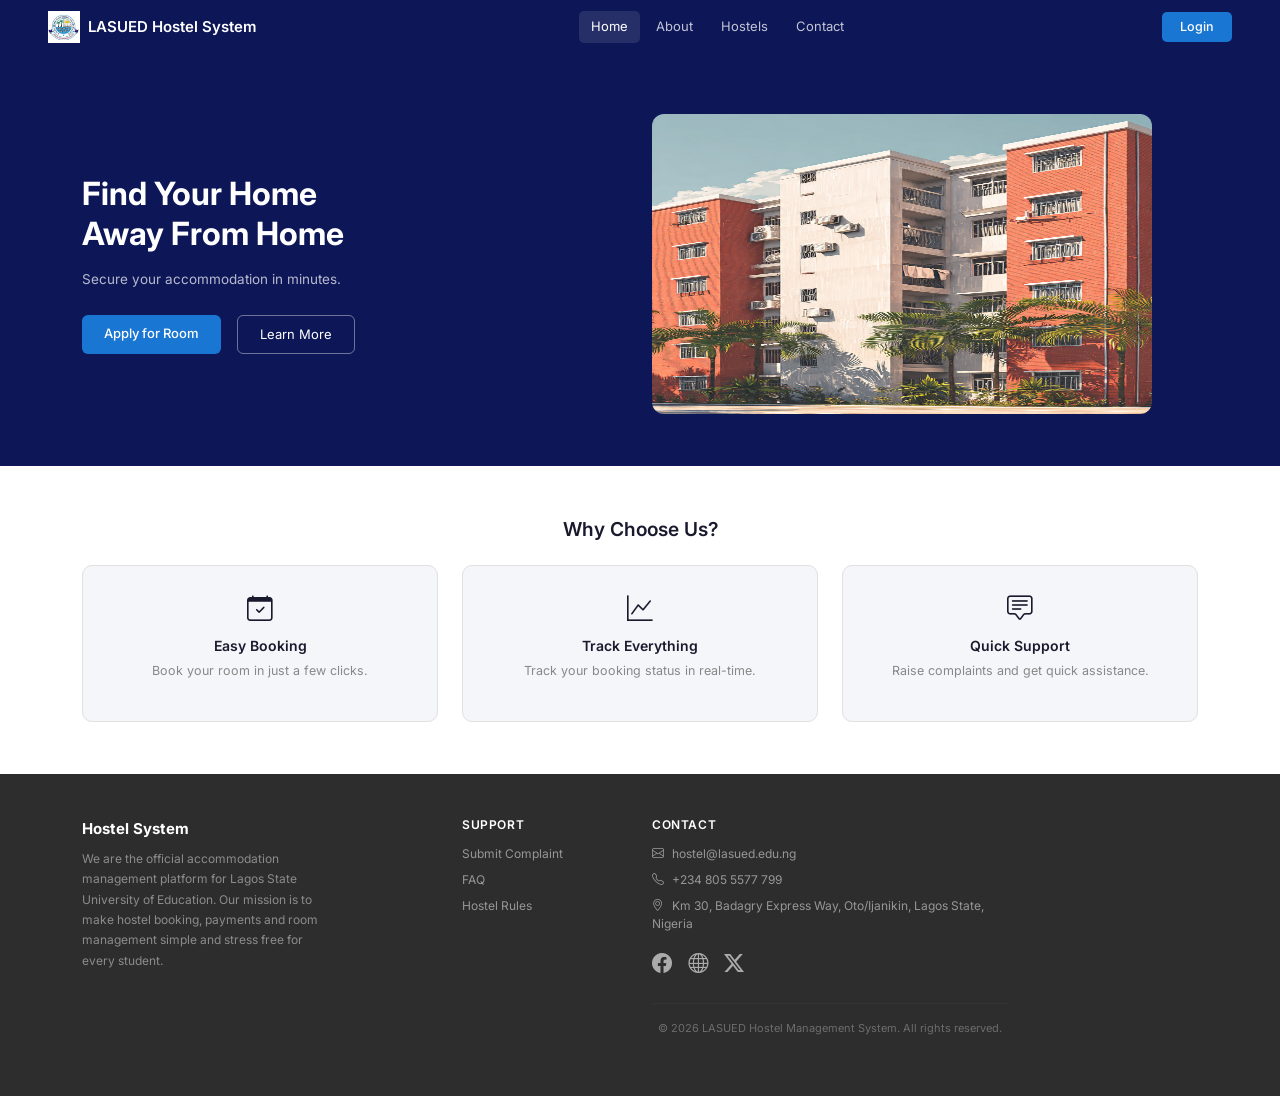
<file: Hostel/index.html>
<!DOCTYPE html>
<html lang="en">
<head>
  <meta charset="UTF-8" />
  <meta name="viewport" content="width=device-width, initial-scale=1.0" />

  <title>Home - Lagos State University of Education Hostel</title>
  <link rel="icon" type="image/png" href="images/logo.jpg" />
  <link href="https://cdn.jsdelivr.net/npm/bootstrap@5.3.3/dist/css/bootstrap.min.css" rel="stylesheet" />
  
  <link href="https://cdn.jsdelivr.net/npm/bootstrap-icons@1.11.3/font/bootstrap-icons.min.css" rel="stylesheet" />
  
  <link href="css/style.css" rel="stylesheet" />
</head>

<body>

  <!--
       NAVBAR
       Do NOT change this. Same on every public page.
       Only change the "active" class to match your page.
-->
  <nav class="navbar navbar-expand-lg pub-navbar">
    <div class="container-fluid px-4">

      <!-- Brand -->
      <a class="navbar-brand pub-brand" href="index.html">
        <div class="pub-auth-icon">
         <img src="images/logo.jpg" alt="School Logo" style="width:32px; height:32px; object-fit:contain;" />
        </div>
        <span>LASUED Hostel System</span>
      </a>

      <!-- Mobile toggle -->
      <button class="navbar-toggler" type="button"
        data-bs-toggle="collapse" data-bs-target="#pubNav">
        <i class="bi bi-list"></i>
      </button>
      <!-- Links -->
      <div class="collapse navbar-collapse" id="pubNav">
        <ul class="navbar-nav mx-auto gap-1">
          <li class="nav-item">
            <a class="nav-link" href="index.html">Home</a>
          </li>
          <li class="nav-item">
            <a class="nav-link" href="#about">About</a>
          </li>
          <li class="nav-item">
            <a class="nav-link" href="login.html">Hostels</a>
          </li>
          <li class="nav-item">
            <a class="nav-link" href="#contact">Contact</a>
          </li>
        </ul>
        <a href="login.html" class="btn pub-btn-login">Login</a>
      </div>

    </div>
  </nav>
  <!-- END NAVBAR -->


  <main>

    <!-- EXAMPLE: Hero Section (Home page uses this) -->
    <section class="pub-hero">
      <div class="container">
        <div class="row align-items-center">
          <div class="col-lg-6">
            <h1 class="pub-hero-title">Find Your Home<br>Away From Home</h1>
            <p class="pub-hero-desc">Secure your accommodation in minutes.</p>
            <div class="d-flex gap-3 mt-4">
              <a href="login.html" class="btn pub-btn-primary">Apply for Room</a>
              <a href="#" class="btn pub-btn-outline">Learn More</a>
            </div>
          </div>
          <div class="col-lg-6 text-center mt-4 mt-lg-0">
            
            <img src="images/hostelbuilding.jpeg" alt="Hostel Building" style="width:100%; max-width:500px; max-height:300px; object-fit:fill; border-radius:12px;" />
          </div>
        </div>
      </div>
    </section>

    <!-- EXAMPLE: Why Choose Us Section -->
    <section class="pub-features">
      <div class="container">
        <h2 class="pub-section-title text-center mb-4">Why Choose Us?</h2>
        <div class="row g-4 justify-content-center">
          <div class="col-md-4 text-center">
            <div class="pub-feature-card">
              <div class="pub-feat-icon">
                <i class="bi bi-calendar-check"></i>
              </div>
              <h5>Easy Booking</h5>
              <p>Book your room in just a few clicks.</p>
            </div>
          </div>
          <div class="col-md-4 text-center">
            <div class="pub-feature-card">
              <div class="pub-feat-icon"><i class="bi bi-graph-up"></i></div>
              <h5>Track Everything</h5>
              <p>Track your booking status in real-time.</p>
            </div>
          </div>
          <div class="col-md-4 text-center">
            <div class="pub-feature-card">
              <div class="pub-feat-icon"><i class="bi bi-chat-square-text"></i></div>
              <h5>Quick Support</h5>
              <p>Raise complaints and get quick assistance.</p>
            </div>
          </div>
        </div>
      </div>
    </section>

  </main>

  <!-- END PAGE CONTENT -->


  <!-- =
       FOOTER
       Do NOT change this. Same on every public page.
-->
  <footer class="pub-footer">
    <div class="container">
      <div class="row g-4 mb-4">
        <div class="col-lg-4">
         <div id="about">
          <div class="pub-footer-brand">Hostel System</div>
          <p class="pub-footer-desc">We are the official accommodation management platform for Lagos State University of Education. Our mission is to make hostel booking, payments and room management simple and stress free for every student.</p>
          </div>
        </div>
        <!--
        <div class="col-sm-4 col-lg-2">
          <h6 class="pub-footer-heading">Students</h6>
          <ul class="pub-footer-links">
            <li><a href="register.html">Register</a></li>
            <li><a href="rooms.html">View Rooms</a></li>
            <li><a href="book-room.html">Book a Room</a></li>
            <li><a href="student-dashboard.html">My Dashboard</a></li>
          </ul>
        </div>
      -->
        <div class="col-sm-4 col-lg-2">
          <h6 class="pub-footer-heading">Support</h6>
          <ul class="pub-footer-links">
            <li><a href="#">Submit Complaint</a></li>
            <li><a href="#">FAQ</a></li>
            <li><a href="#">Hostel Rules</a></li>
          </ul>
        </div>
        <div class="col-sm-4 col-lg-4">
         <div id="contact">
          <h6 class="pub-footer-heading">Contact</h6>
          <ul class="pub-footer-links">
            <li><i class="bi bi-envelope me-2"></i>hostel@lasued.edu.ng</li>
            <li><i class="bi bi-telephone me-2"></i>+234 805 5577 799</li>
            <li><i class="bi bi-geo-alt me-2"></i>Km 30, Badagry Express Way, Oto/Ijanikin, Lagos State, Nigeria</li>
          </ul>
          <div style="display:flex; gap:16px; margin-top:12px;">
           <a href="https://www.facebook.com/lasuedofficial" target="_blank" style="color:rgba(255,255,255,0.6); font-size:20px;"><i class="bi bi-facebook"></i></a>
           <a href="https://lasued.edu.ng/web/#" target="_blank" style="color:rgba(255,255,255,0.6); font-size:20px;"><i class="bi bi-globe"></i></a>
           <a href="https://x.com/lasued_official" target="_blank" style="color:rgba(255,255,255,0.6); font-size:20px;"><i class="bi bi-twitter-x"></i></a
          </div>
          </div>
       </div>
      <hr class="pub-footer-divider" />
      <p class="pub-footer-copy text-center">
        &copy; 2026 LASUED Hostel Management System. All rights reserved.
      </p>
     </div>
  </footer>
  <!-- END FOOTER -->


  <script src="https://cdn.jsdelivr.net/npm/bootstrap@5.3.3/dist/js/bootstrap.bundle.min.js"></script>
  <script src="js/main.js"></script>
</body>
</html>
</file>
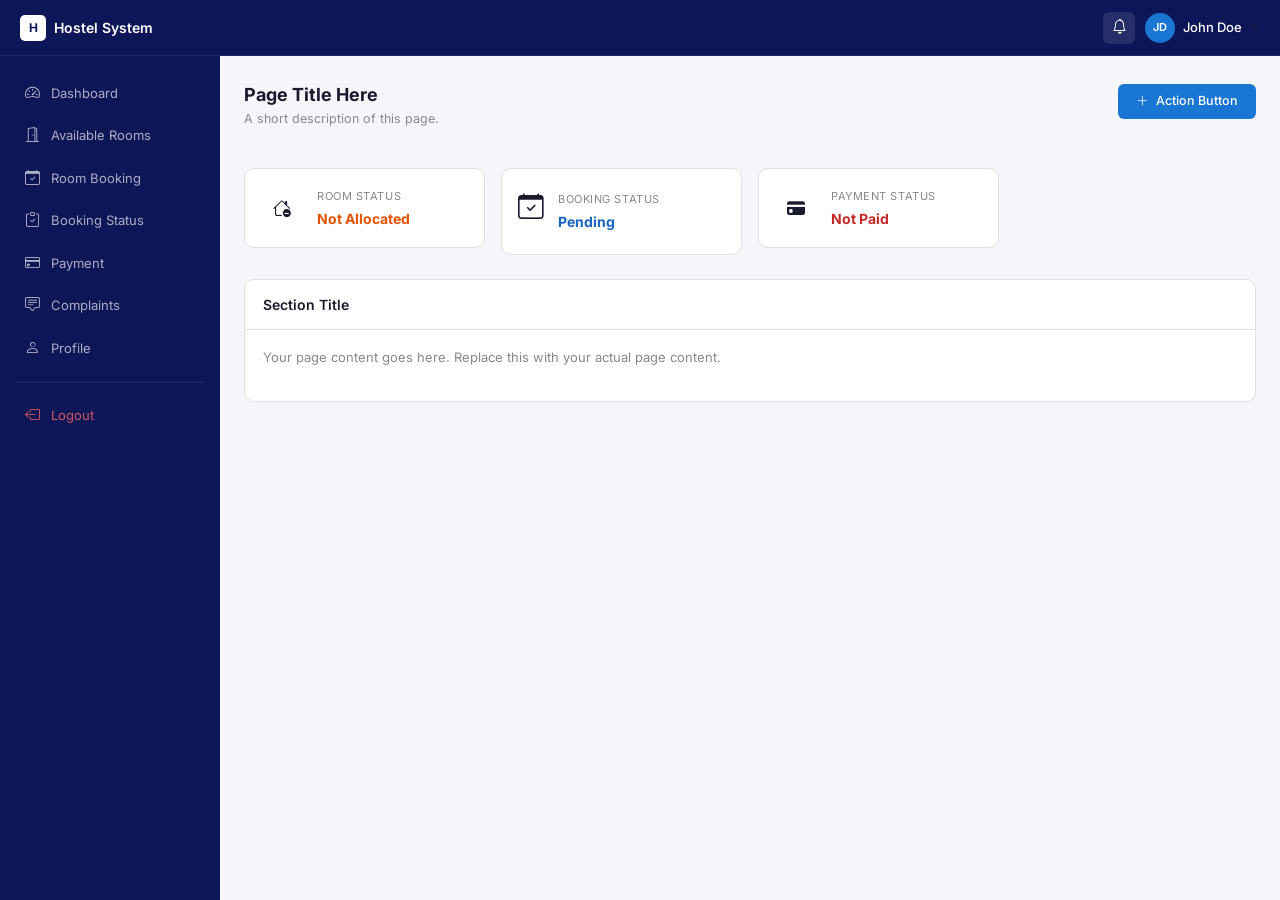
<file: Hostel/base-dashboard.html>
<!DOCTYPE html>
<html lang="en">
<head>
  <meta charset="UTF-8" />
  <meta name="viewport" content="width=device-width, initial-scale=1.0" />

  <!-- CHANGE THIS: Update the title for each page -->
  <title>Page Title Here</title>

  <!-- Bootstrap 5 CSS -->
  <link href="https://cdn.jsdelivr.net/npm/bootstrap@5.3.3/dist/css/bootstrap.min.css" rel="stylesheet" />
  <!-- Bootstrap Icons -->
  <link href="https://cdn.jsdelivr.net/npm/bootstrap-icons@1.11.3/font/bootstrap-icons.min.css" rel="stylesheet" />
  <!-- Shared Stylesheet -->
  <link href="css/style.css" rel="stylesheet" />
</head>

<body class="dash-body">

  <!-- 
       TOP BAR
       Do NOT change this. Same on every dashboard page.
  -->
  <header class="dash-topbar">
    <div class="dash-topbar-left">
      <!-- Brand -->
      <a href="student-dashboard.html" class="dash-brand">
        <div class="dash-brand-icon">H</div>
        <span>Hostel System</span>
      </a>
    </div>
    <div class="dash-topbar-right">
      <!-- Notification Bell -->
      <button class="dash-icon-btn">
        <i class="bi bi-bell"></i>
      </button>
      <!-- User Profile -->
      <div class="dash-user">
        <div class="dash-avatar">JD</div>
        <span class="dash-username">John Doe</span>
        <i class="bi bi-chevron-down" style="font-size:10px;"></i>
      </div>
    </div>
  </header>
  <!-- END TOP BAR -->


  <!-- =============================================
       LAYOUT WRAPPER
       Sidebar on left, content on right. Do NOT change.
  ============================================= -->
  <div class="dash-layout">

    <!-- 
         SIDEBAR
         Do NOT change this. Same on every dashboard page.
         Only change the "active" class to match your page.
    -->
    <aside class="dash-sidebar">
      <nav class="dash-nav">

        <!--  Add "active" class to the link that matches YOUR page -->
        <a href="student-dashboard.html" class="dash-nav-link active">
          <i class="bi bi-speedometer2"></i>
          <span>Dashboard</span>
        </a>
        <a href="rooms.html" class="dash-nav-link">
          <i class="bi bi-door-open"></i>
          <span>Available Rooms</span>
        </a>
        <a href="book-room.html" class="dash-nav-link">
          <i class="bi bi-calendar-check"></i>
          <span>Room Booking</span>
        </a>
        <a href="booking-status.html" class="dash-nav-link">
          <i class="bi bi-clipboard-check"></i>
          <span>Booking Status</span>
        </a>
        <a href="payment.html" class="dash-nav-link">
          <i class="bi bi-credit-card"></i>
          <span>Payment</span>
        </a>
        <a href="complaints.html" class="dash-nav-link">
          <i class="bi bi-chat-square-text"></i>
          <span>Complaints</span>
        </a>
        <a href="profile.html" class="dash-nav-link">
          <i class="bi bi-person"></i>
          <span>Profile</span>
        </a>

        <div class="dash-nav-divider"></div>

        <a href="login.html" class="dash-nav-link dash-logout">
          <i class="bi bi-box-arrow-left"></i>
          <span>Logout</span>
        </a>

      </nav>
    </aside>
    <!-- END SIDEBAR -->


    <!-- 
         MAIN CONTENT
         DELETE everything inside <main> and replace
         with YOUR page content. Keep the <main> tag.
   -->
    <main class="dash-main">

      <!-- EXAMPLE: Page heading (change for every page) -->
      <div class="dash-page-header">
        <div>
          <h4 class="dash-page-title">Page Title Here</h4>
          <p class="dash-page-sub">A short description of this page.</p>
        </div>
        <!-- Optional: action button on the right -->
        <button class="btn dash-btn-primary">
          <i class="bi bi-plus-lg me-1"></i> Action Button
        </button>
      </div>

      <!-- EXAMPLE: Stat Cards Row (use on dashboard) -->
      <div class="row g-3 mb-4">
        <div class="col-sm-6 col-xl-3">
          <div class="dash-stat-card">
            <div class="dash-stat-icon"> <i class="bi bi-house-dash"></i> </div>
            <div>
              <div class="dash-stat-label">Room Status</div>
              <div class="dash-stat-val" style="color:#e65100;">Not Allocated</div>
            </div>
          </div>
        </div>
        <div class="col-sm-6 col-xl-3">
          <div class="dash-stat-card">
            <div class="pub-feat-icon">
              <i class="bi bi-calendar-check"></i>
            </div>
            <div>
              <div class="dash-stat-label">Booking Status</div>
              <div class="dash-stat-val" style="color:#1565c0;">Pending</div>
            </div>
          </div>
        </div>
        <div class="col-sm-6 col-xl-3">
          <div class="dash-stat-card">
            <div class="dash-stat-icon"> <i class="bi bi-credit-card-fill"></i> </div>
            <div>
              <div class="dash-stat-label">Payment Status</div>
              <div class="dash-stat-val" style="color:#c62828;">Not Paid</div>
            </div>
          </div>
        </div>
      </div>

      <!-- EXAMPLE: Content Card -->
      <div class="dash-card">
        <div class="dash-card-header">
          <span>Section Title</span>
        </div>
        <div class="dash-card-body">
          <p style="color:#888; font-size:13px;">Your page content goes here. Replace this with your actual page content.</p>
        </div>
      </div>

    </main>
    <!-- END MAIN CONTENT -->

  </div>
  <!-- END LAYOUT WRAPPER -->


  <!-- Bootstrap JS -->
  <script src="https://cdn.jsdelivr.net/npm/bootstrap@5.3.3/dist/js/bootstrap.bundle.min.js"></script>
  <script src="js/main.js"></script>
</body>
</html>
</file>
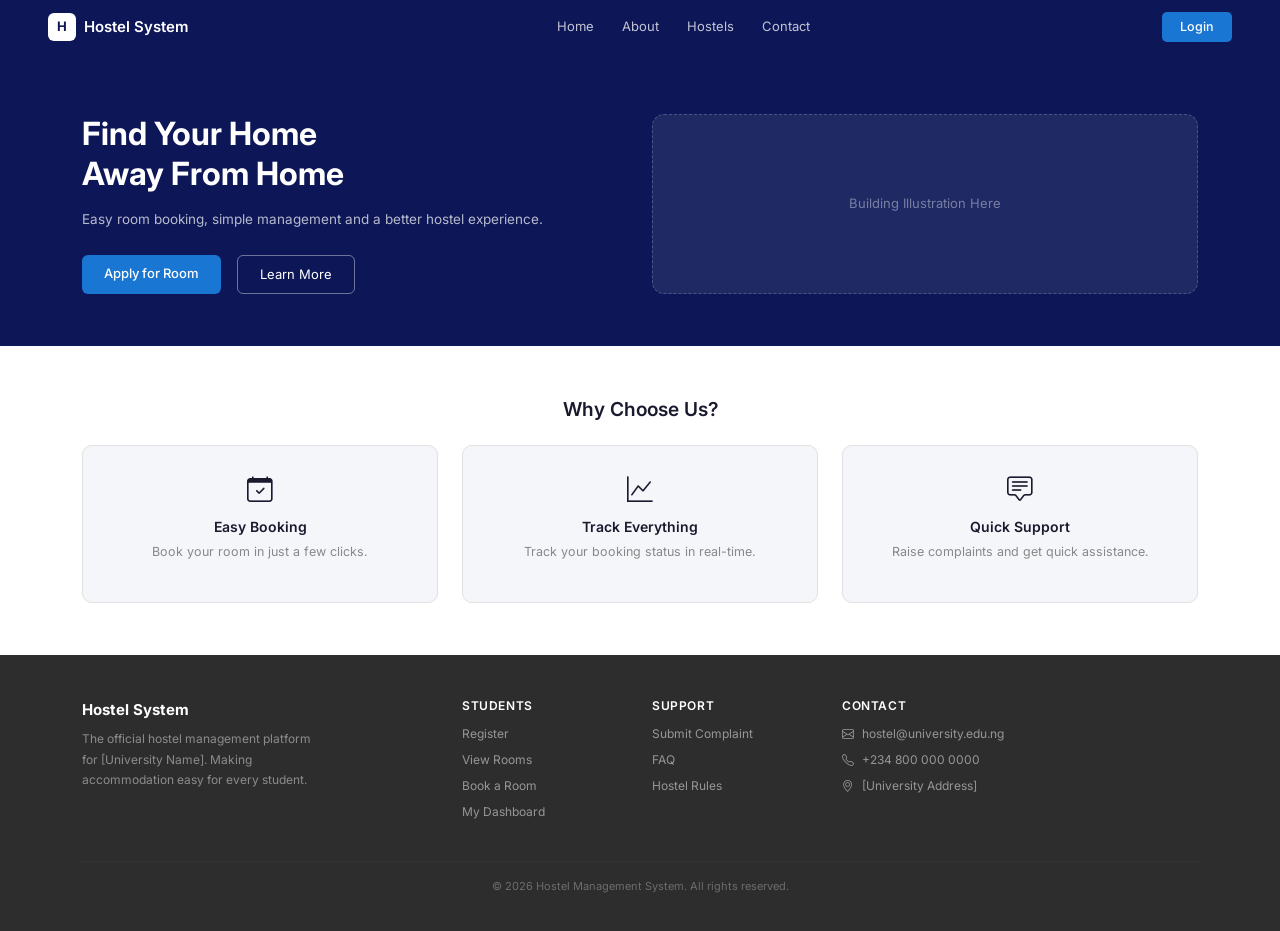
<file: Hostel/base-public.html>
<!DOCTYPE html>
<html lang="en">
<head>
  <meta charset="UTF-8" />
  <meta name="viewport" content="width=device-width, initial-scale=1.0" />

  <!-- CHANGE THIS: Update the title for each page -->
  <title>LASUED Hostel</title>

  <!-- Bootstrap 5 CSS -->
  <link href="https://cdn.jsdelivr.net/npm/bootstrap@5.3.3/dist/css/bootstrap.min.css" rel="stylesheet" />
  <!-- Bootstrap Icons -->
  <link href="https://cdn.jsdelivr.net/npm/bootstrap-icons@1.11.3/font/bootstrap-icons.min.css" rel="stylesheet" />
  <!-- Shared Stylesheet -->
  <link href="css/style.css" rel="stylesheet" />
</head>

<body>

  <!--
       NAVBAR
       Do NOT change this. Same on every public page.
       Only change the "active" class to match your page.
-->
  <nav class="navbar navbar-expand-lg pub-navbar">
    <div class="container-fluid px-4">

      <!-- Brand -->
      <a class="navbar-brand pub-brand" href="index.html">
        <div class="pub-brand-icon">H</div>
        <span>Hostel System</span>
      </a>

      <!-- Mobile toggle -->
      <button class="navbar-toggler" type="button"
        data-bs-toggle="collapse" data-bs-target="#pubNav">
        <i class="bi bi-list"></i>
      </button>

      <!-- Links -->
      <div class="collapse navbar-collapse" id="pubNav">
        <ul class="navbar-nav mx-auto gap-1">
          <li class="nav-item">
            <a class="nav-link" href="index.html">Home</a>
          </li>
          <li class="nav-item">
            <a class="nav-link" href="#">About</a>
          </li>
          <li class="nav-item">
            <a class="nav-link" href="rooms.html">Hostels</a>
          </li>
          <li class="nav-item">
            <a class="nav-link" href="#">Contact</a>
          </li>
        </ul>
        <a href="login.html" class="btn pub-btn-login">Login</a>
      </div>

    </div>
  </nav>
  <!-- END NAVBAR -->


  <!--
       PAGE CONTENT
       DELETE everything between these comments
       and replace with YOUR page content.
   -->

  <main>

    <!-- EXAMPLE: Hero Section (Home page uses this) -->
    <section class="pub-hero">
      <div class="container">
        <div class="row align-items-center">
          <div class="col-lg-6">
            <h1 class="pub-hero-title">Find Your Home<br>Away From Home</h1>
            <p class="pub-hero-desc">Easy room booking, simple management and a better hostel experience.</p>
            <div class="d-flex gap-3 mt-4">
              <a href="rooms.html" class="btn pub-btn-primary">Apply for Room</a>
              <a href="#" class="btn pub-btn-outline">Learn More</a>
            </div>
          </div>
          <div class="col-lg-6 text-center mt-4 mt-lg-0">
            <!-- Replace with an actual image -->
            <div class="pub-hero-img-placeholder">
              Building Illustration Here
            </div>
          </div>
        </div>
      </div>
    </section>

    <!-- EXAMPLE: Why Choose Us Section -->
    <section class="pub-features">
      <div class="container">
        <h2 class="pub-section-title text-center mb-4">Why Choose Us?</h2>
        <div class="row g-4 justify-content-center">
          <div class="col-md-4 text-center">
            <div class="pub-feature-card">
              <div class="pub-feat-icon">
                <i class="bi bi-calendar-check"></i>
              </div>
              <h5>Easy Booking</h5>
              <p>Book your room in just a few clicks.</p>
            </div>
          </div>
          <div class="col-md-4 text-center">
            <div class="pub-feature-card">
              <div class="pub-feat-icon"><i class="bi bi-graph-up"></i></div>
              <h5>Track Everything</h5>
              <p>Track your booking status in real-time.</p>
            </div>
          </div>
          <div class="col-md-4 text-center">
            <div class="pub-feature-card">
              <div class="pub-feat-icon"><i class="bi bi-chat-square-text"></i></div>
              <h5>Quick Support</h5>
              <p>Raise complaints and get quick assistance.</p>
            </div>
          </div>
        </div>
      </div>
    </section>

  </main>

  <!-- END PAGE CONTENT -->


  <!-- =
       FOOTER
       Do NOT change this. Same on every public page.
-->
  <footer class="pub-footer">
    <div class="container">
      <div class="row g-4 mb-4">
        <div class="col-lg-4">
          <div class="pub-footer-brand">Hostel System</div>
          <p class="pub-footer-desc">The official hostel management platform for [University Name]. Making accommodation easy for every student.</p>
        </div>
        <div class="col-sm-4 col-lg-2">
          <h6 class="pub-footer-heading">Students</h6>
          <ul class="pub-footer-links">
            <li><a href="register.html">Register</a></li>
            <li><a href="rooms.html">View Rooms</a></li>
            <li><a href="book-room.html">Book a Room</a></li>
            <li><a href="student-dashboard.html">My Dashboard</a></li>
          </ul>
        </div>
        <div class="col-sm-4 col-lg-2">
          <h6 class="pub-footer-heading">Support</h6>
          <ul class="pub-footer-links">
            <li><a href="#">Submit Complaint</a></li>
            <li><a href="#">FAQ</a></li>
            <li><a href="#">Hostel Rules</a></li>
          </ul>
        </div>
        <div class="col-sm-4 col-lg-4">
          <h6 class="pub-footer-heading">Contact</h6>
          <ul class="pub-footer-links">
            <li><i class="bi bi-envelope me-2"></i>hostel@university.edu.ng</li>
            <li><i class="bi bi-telephone me-2"></i>+234 800 000 0000</li>
            <li><i class="bi bi-geo-alt me-2"></i>[University Address]</li>
          </ul>
        </div>
      </div>
      <hr class="pub-footer-divider" />
      <p class="pub-footer-copy text-center">
        &copy; 2026 Hostel Management System. All rights reserved.
      </p>
    </div>
  </footer>
  <!-- END FOOTER -->


  <!-- Bootstrap JS -->
  <script src="https://cdn.jsdelivr.net/npm/bootstrap@5.3.3/dist/js/bootstrap.bundle.min.js"></script>
  <script src="js/main.js"></script>
</body>
</html>
</file>
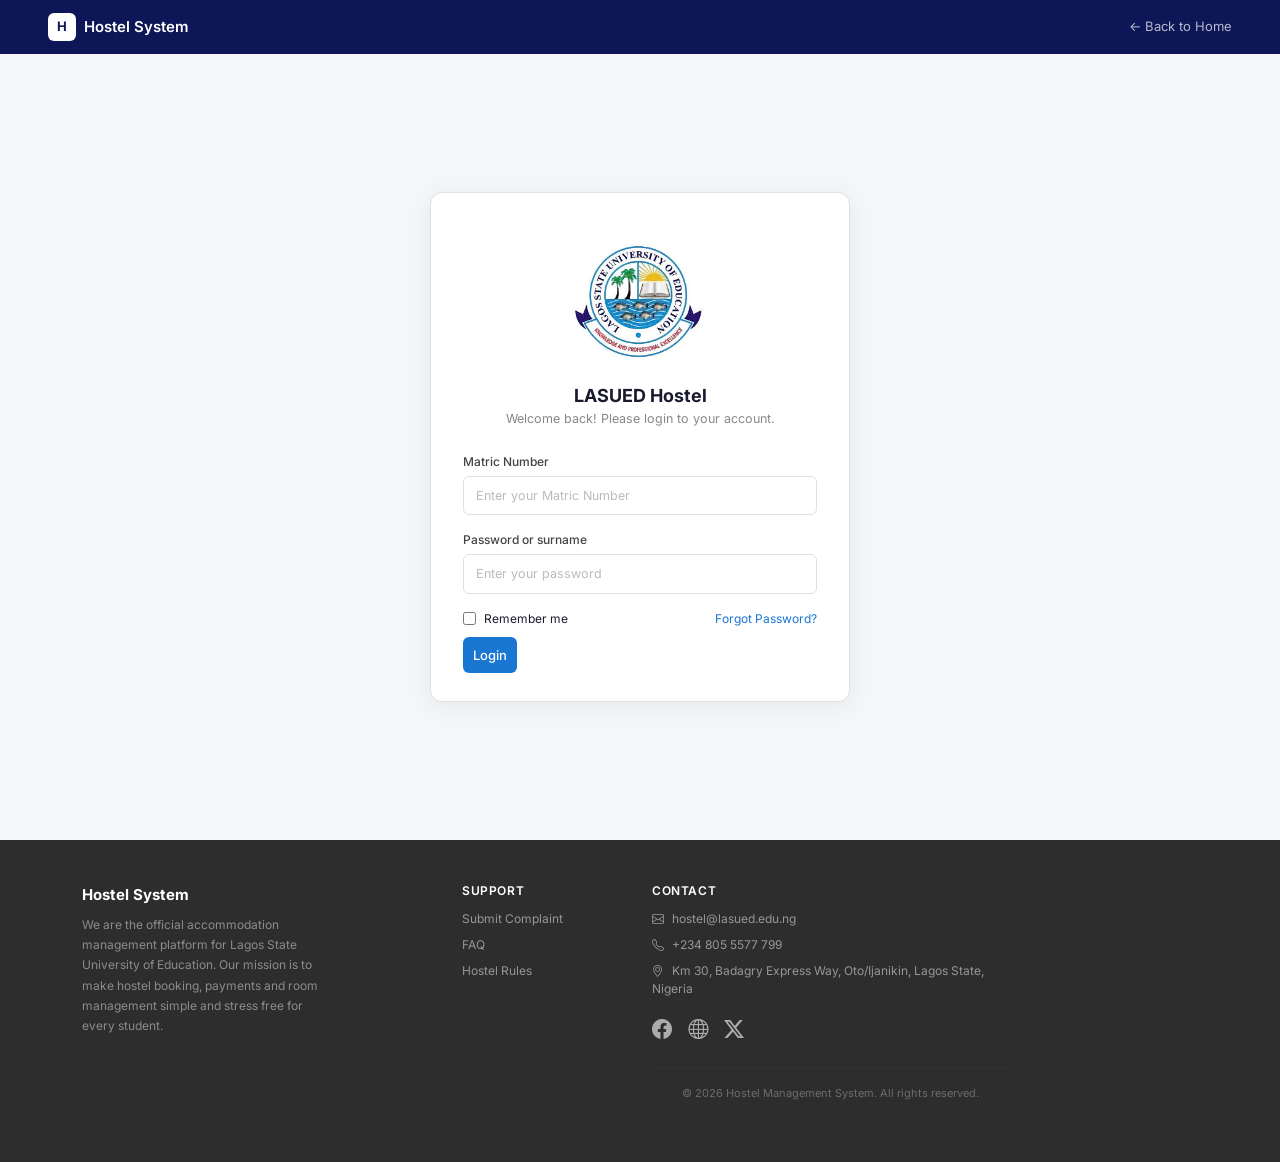
<file: Hostel/login.html>
<!DOCTYPE html>
<html lang="en">
<head>
  <meta charset="UTF-8" />
  <meta name="viewport" content="width=device-width, initial-scale=1.0" />

  <title>Login - Lagos State University of Education Hostel</title>
  <link rel="icon" type="image/png" href="images/logo.jpg" />
  
  <link href="https://cdn.jsdelivr.net/npm/bootstrap@5.3.3/dist/css/bootstrap.min.css" rel="stylesheet" />
  
  <link href="https://cdn.jsdelivr.net/npm/bootstrap-icons@1.11.3/font/bootstrap-icons.min.css" rel="stylesheet" />
 
  <link href="css/style.css" rel="stylesheet" />
</head>

<body>


   <nav class="navbar pub-navbar">
  <div class="container-fluid px-4">

    <!-- Logo that takes you back to home -->
    <a class="navbar-brand pub-brand" href="index.html">
      <div class="pub-brand-icon">H</div>
      <span>Hostel System</span>
    </a>

    <!-- Back to home link on the right -->
    <a href="index.html" style="font-size:13px; color:rgba(255,255,255,0.7);">
      ← Back to Home
    </a>

  </div>
</nav>

  <!-- END NAVBAR -->


  
  <main>

  <div class="login-background">
    <div class="login-section">

      <!-- Logo at top -->
      <div style="display:flex; justify-content:center; margin-bottom:16px;">
       <img src="images/logo.jpg" alt="School Logo" style="width:140px; height:140px; object-fit:contain;" />
      </div>

      <!-- Title -->
      <h2 class="logo-title">LASUED Hostel</h2>
      <p class="login-intro">Welcome back! Please login to your account.</p>

      <!-- Email Input -->
      <div class="mb-3">
        <label class="logs-label">Matric Number</label>
        <input type="text" class="logs-control" placeholder="Enter your Matric Number" />
      </div>

      <!-- Password Input -->
      <div class="mb-3">
        <label class="logs-label">Password or surname</label>
        <input type="password" class="logs-control" placeholder="Enter your password" />
      </div>

      <!-- Remember me + Forgot password -->
      <div class="d-flex justify-content-between align-items-center mb-3">
        <div class="d-flex align-items-center gap-2">
          <input type="checkbox" id="remember me box" />
          <label for="remember me box" style="font-size:12px;">Remember me</label>
        </div>
        <a href="#" style="font-size:12px; color:#1976d2;">Forgot Password?</a>
      </div>

      <!-- Login Button -->
      <a href="studentdashboard.html" class="login-btn">Login</a>

      <!-- Register Link 
      <p style="text-align:center; font-size:12px; margin-top:16px; color:#888;">
        Don't have an account? <a href="#" style="color:#1976d2;">Register here</a>
      </p>
    -->

    </div>
  </div>

</main>
    
  <!-- END PAGE CONTENT -->


  <!-- 
       FOOTER
       Do NOT change this. Same on every public page.
-->
  <footer class="pub-footer">
    <div class="container">
      <div class="row g-4 mb-4">
        <div class="col-lg-4">
          <div class="pub-footer-brand">Hostel System</div>
          <p class="pub-footer-desc">We are the official accommodation management platform for Lagos State University of Education. Our mission is to make hostel booking, payments and room management simple and stress free for every student.</p>
        </div>
        <!--
        <div class="col-sm-4 col-lg-2">
          <h6 class="pub-footer-heading">Students</h6>
          <ul class="pub-footer-links">
            <li><a href="register.html">Register</a></li>
            <li><a href="rooms.html">View Rooms</a></li>
            <li><a href="book-room.html">Book a Room</a></li>
            <li><a href="student-dashboard.html">My Dashboard</a></li>
          </ul>
        </div>
      -->
        <div class="col-sm-4 col-lg-2">
          <h6 class="pub-footer-heading">Support</h6>
          <ul class="pub-footer-links">
            <li><a href="#">Submit Complaint</a></li>
            <li><a href="#">FAQ</a></li>
            <li><a href="#">Hostel Rules</a></li>
          </ul>
        </div>
        <div class="col-sm-4 col-lg-4">
          <h6 class="pub-footer-heading">Contact</h6>
          <ul class="pub-footer-links">
            <li><i class="bi bi-envelope me-2"></i>hostel@lasued.edu.ng</li>
            <li><i class="bi bi-telephone me-2"></i>+234 805 5577 799</li>
            <li><i class="bi bi-geo-alt me-2"></i>Km 30, Badagry Express Way, Oto/Ijanikin, Lagos State, Nigeria</li>
          </ul>
          <div style="display:flex; gap:16px; margin-top:12px;">
           <a href="https://www.facebook.com/lasuedofficial" target="_blank" style="color:rgba(255,255,255,0.6); font-size:20px;"><i class="bi bi-facebook"></i></a>
           <a href="https://lasued.edu.ng/web/#" target="_blank" style="color:rgba(255,255,255,0.6); font-size:20px;"><i class="bi bi-globe"></i></a>
           <a href="https://x.com/lasued_official" target="_blank" style="color:rgba(255,255,255,0.6); font-size:20px;"><i class="bi bi-twitter-x"></i></a
          </div>
        </div>
      
      <hr class="pub-footer-divider" />
      <p class="pub-footer-copy text-center">
        &copy; 2026 Hostel Management System. All rights reserved.
      </p>
    </div>
  </footer>
  <!-- END FOOTER -->

  <script src="https://cdn.jsdelivr.net/npm/bootstrap@5.3.3/dist/js/bootstrap.bundle.min.js"></script>
  <script src="js/main.js"></script>
</body>
</html>
</file>
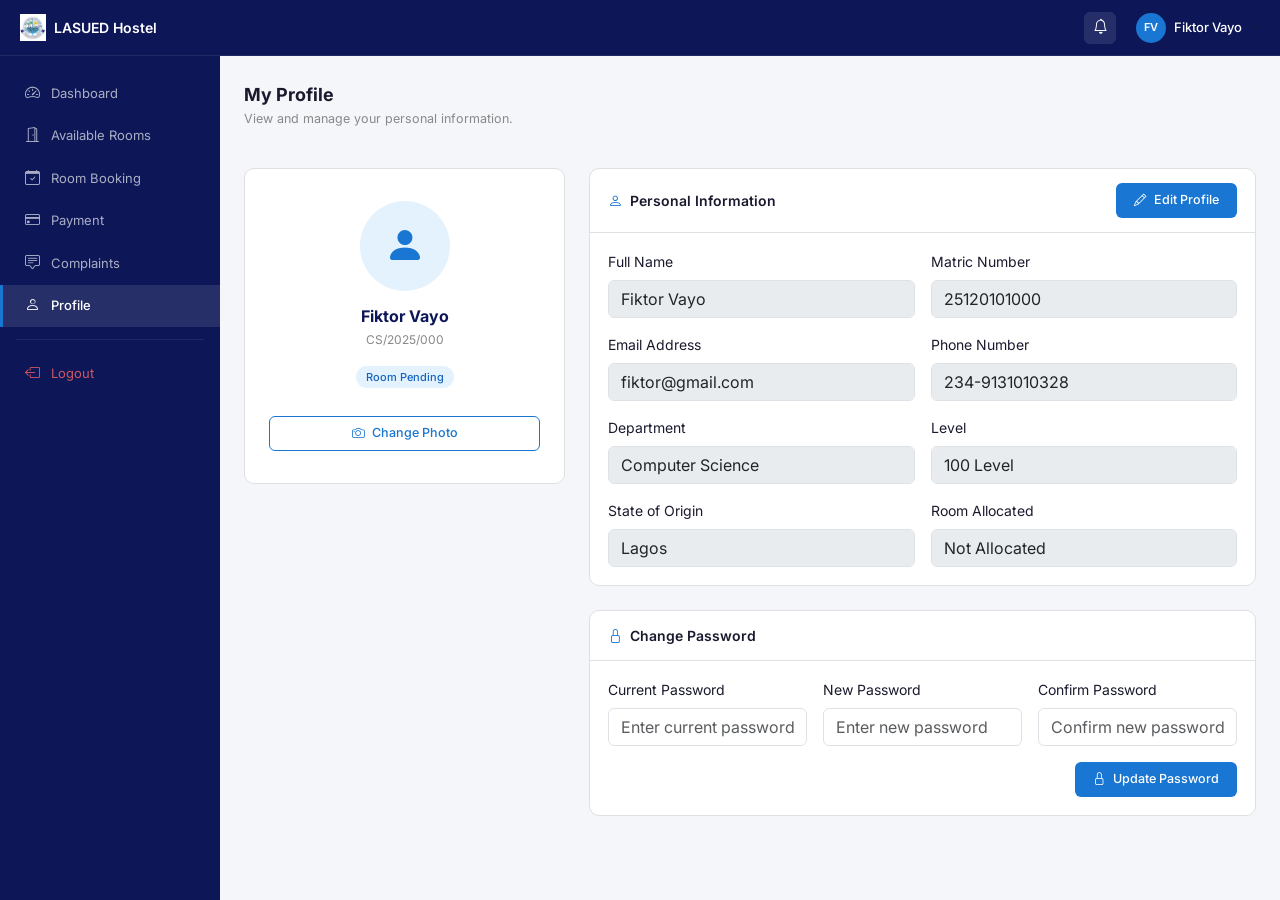
<file: Hostel/profile.html>
<!DOCTYPE html>
<html lang="en">
<head>
  <meta charset="UTF-8" />
  <meta name="viewport" content="width=device-width, initial-scale=1.0" />

  <title>Student Profile - Lagos State University of Education Hostel</title>
  <link rel="icon" type="image/png" href="images/logo.jpg" />

  <link href="https://cdn.jsdelivr.net/npm/bootstrap@5.3.3/dist/css/bootstrap.min.css" rel="stylesheet" />

  <link href="https://cdn.jsdelivr.net/npm/bootstrap-icons@1.11.3/font/bootstrap-icons.min.css" rel="stylesheet" />
  <!-- Shared Stylesheet -->
  <link href="css/style.css" rel="stylesheet" />
</head>

<body class="dash-body">

  <!-- 
       TOP BAR
       Do NOT change this. Same on every dashboard page.
  -->
  <header class="dash-topbar">
    <div class="dash-topbar-left">
      <!-- Brand -->
      <a href="studentdashboard.html" class="dash-brand">
        <div class="dash-brand-icon"><img src="images/logo.jpg" alt="School Logo" style="width:32px; height:32px; object-fit:contain;" /></div>
        <span>LASUED Hostel</span>
      </a>
    </div>
    <div class="dash-topbar-right">
      <!-- Notification Bell -->
      <button class="dash-icon-btn">
        <i class="bi bi-bell"></i>
      </button>
      <!-- User Profile -->
       <a href="profile.html" class="dash-user">
      <div class="dash-user">
        <div class="dash-avatar">FV</div>
        <span class="dash-username">Fiktor Vayo</span>
        <i class="bi bi-chevron-down" style="font-size:10px;"></i>
        </a>
      </div>
    </div>
  </header>
  <!-- END TOP BAR -->

  <div class="dash-layout">

    <!-- SIDEBAR -->
    <aside class="dash-sidebar">
      <nav class="dash-nav">

        <a href="studentdashboard.html" class="dash-nav-link active">
          <i class="bi bi-speedometer2"></i>
          <span>Dashboard</span>
        </a>
        <a href="rooms.html" class="dash-nav-link active">
          <i class="bi bi-door-open"></i>
          <span>Available Rooms</span>
        </a>
        <a href="#" class="dash-nav-link">
          <i class="bi bi-calendar-check"></i>
          <span>Room Booking</span>
        </a>
        <a href="#" class="dash-nav-link">
          <i class="bi bi-credit-card"></i>
          <span>Payment</span>
        </a>
        <a href="#" class="dash-nav-link">
          <i class="bi bi-chat-square-text"></i>
          <span>Complaints</span>
        </a>
        <a href="profile.html" class="dash-nav-link active">
          <i class="bi bi-person"></i>
          <span>Profile</span>
        </a>

        <div class="dash-nav-divider"></div>

        <a href="login.html" class="dash-nav-link dash-logout">
          <i class="bi bi-box-arrow-left"></i>
          <span>Logout</span>
        </a>

      </nav>
    </aside>
    <!-- END SIDEBAR -->


    <!-- MAIN CONTENT-->
    <main class="dash-main">

  <!-- Page Header -->
  <div class="dash-page-header">
    <div>
      <h4 class="dash-page-title">My Profile</h4>
      <p class="dash-page-sub">View and manage your personal information.</p>
    </div>
  </div>

  <div class="row g-4">

    <!-- Left Column — Std Profile -->
    <div class="col-md-4">
      <div class="dash-card">
        <div class="dash-card-body" style="text-align:center; padding:32px 24px;">
          
          <!-- Std Profile -->
          <div style="width:90px; height:90px; background:#e3f2fd; border-radius:50%; display:flex; align-items:center; justify-content:center; margin:0 auto 16px;">
            <i class="bi bi-person-fill" style="font-size:40px; color:#1976d2;"></i>
          </div>

          <!-- Name -->
          <h5 style="font-size:16px; font-weight:700; color:#0d1757; margin-bottom:4px;">Fiktor Vayo</h5>
          <p style="font-size:12px; color:#888; margin-bottom:16px;">CS/2025/000</p>

          <!-- Status Badge -->
          <span class="badge-pending" style="margin-bottom:20px; display:inline-block;">Room Pending</span>

          <!-- Change Photo Button -->
          <button class="dash-btn-outline" style="width:100%; margin-top:8px;">
            <i class="bi bi-camera me-1"></i> Change Photo
          </button>

        </div>
      </div>
    </div>

    <!-- Right Column — Personal Details -->
    <div class="col-md-8">
      <div class="dash-card">
        <div class="dash-card-header">
          <span><i class="bi bi-person me-2" style="color:#1976d2;"></i>Personal Information</span>
          <button class="dash-btn-primary btn-sm" id="editBtn" onclick="toggleEdit()">
            <i class="bi bi-pencil me-1"></i> Edit Profile
          </button>
        </div>
        <div class="dash-card-body">
          <div class="row g-3">

            <div class="col-md-6">
              <label class="form-label">Full Name</label>
              <input type="text" class="form-control" id="fullName" value="Fiktor Vayo" disabled />
            </div>

            <div class="col-md-6">
              <label class="form-label">Matric Number</label>
              <input type="text" class="form-control" value="25120101000" disabled />
            </div>

            <div class="col-md-6">
              <label class="form-label">Email Address</label>
              <input type="email" class="form-control" id="email" value="fiktor@gmail.com" disabled />
            </div>

            <div class="col-md-6">
              <label class="form-label">Phone Number</label>
              <input type="text" class="form-control" id="phone" value="234-9131010328" disabled />
            </div>

            <div class="col-md-6">
              <label class="form-label">Department</label>
              <input type="text" class="form-control" id="department" value="Computer Science" disabled />
            </div>

            <div class="col-md-6">
              <label class="form-label">Level</label>
              <input type="text" class="form-control" id="level" value="100 Level" disabled />
            </div>

            <div class="col-md-6">
              <label class="form-label">State of Origin</label>
              <input type="text" class="form-control" id="state" value="Lagos" disabled />
            </div>

            <div class="col-md-6">
              <label class="form-label">Room Allocated</label>
              <input type="text" class="form-control" value="Not Allocated" disabled />
            </div>

          </div>

          <!-- Save Button -->
          <div id="saveBtn" style="display:none; margin-top:20px; text-align:right;">
            <button onclick="toggleEdit()" class="dash-btn-outline me-2">Cancel</button>
            <button class="dash-btn-primary">
              <i class="bi bi-check-lg me-1"></i> Save Changes
            </button>
          </div>

        </div>
      </div>

      <!-- Change Password Column -->
      <div class="dash-card mt-4">
        <div class="dash-card-header">
          <span><i class="bi bi-lock me-2" style="color:#1976d2;"></i>Change Password</span>
        </div>
        <div class="dash-card-body">
          <div class="row g-3">
            <div class="col-md-4">
              <label class="form-label">Current Password</label>
              <input type="password" class="form-control" placeholder="Enter current password" />
            </div>
            <div class="col-md-4">
              <label class="form-label">New Password</label>
              <input type="password" class="form-control" placeholder="Enter new password" />
            </div>
            <div class="col-md-4">
              <label class="form-label">Confirm Password</label>
              <input type="password" class="form-control" placeholder="Confirm new password" />
            </div>
            <div class="col-12 text-end">
              <button class="dash-btn-primary">
                <i class="bi bi-lock me-1"></i> Update Password
              </button>
            </div>
          </div>
        </div>
      </div>

    </div>
  </div>

</main>
    <!-- END MAIN CONTENT -->

  </div>
<!-- END LAYOUT WRAPPER -->


  <!-- Bootstrap JS -->
  <script src="https://cdn.jsdelivr.net/npm/bootstrap@5.3.3/dist/js/bootstrap.bundle.min.js"></script>
  <script src="js/main.js"></script>

  <script>
  function toggleEdit() {
    const inputs = document.querySelectorAll('#fullName, #email, #phone, #department, #level, #state');
    const saveBtn = document.getElementById('saveBtn');
    const editBtn = document.getElementById('editBtn');

    const isDisabled = inputs[0].disabled;

    inputs.forEach(input => {
      input.disabled = !isDisabled;
    });

    if (isDisabled) {
      saveBtn.style.display = 'block';
      editBtn.innerHTML = '<i class="bi bi-x me-1"></i> Cancel Edit';
    } else {
      saveBtn.style.display = 'none';
      editBtn.innerHTML = '<i class="bi bi-pencil me-1"></i> Edit Profile';
    }
  }
</script>
</body>
</html>
</file>
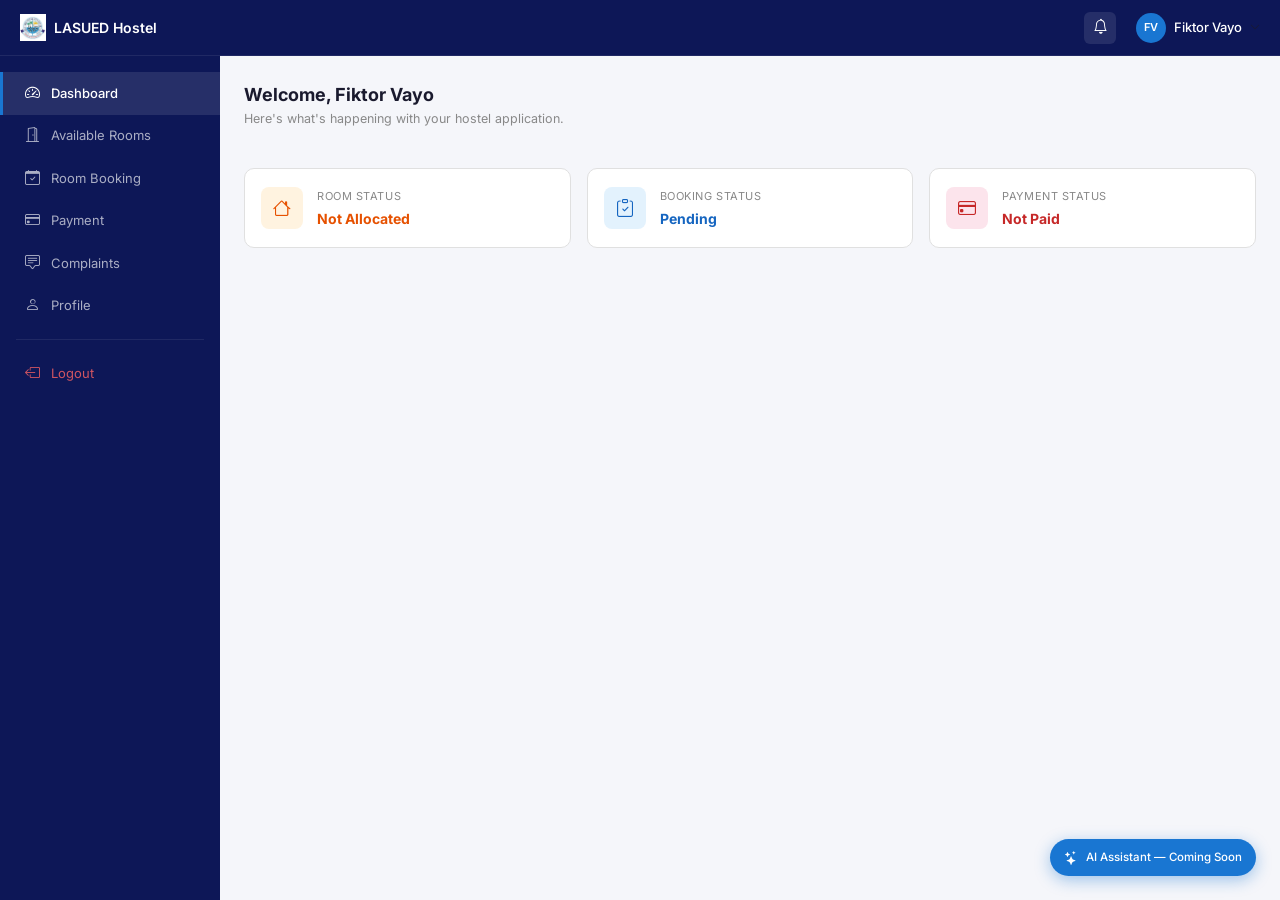
<file: Hostel/studentdashboard.html>
<!DOCTYPE html>
<html lang="en">
<head>
  <meta charset="UTF-8" />
  <meta name="viewport" content="width=device-width, initial-scale=1.0" />

  <title>Dashboard - Lagos State University of Education Hostel</title>
  <link rel="icon" type="image/png" href="images/logo.jpg" />
  <!-- Bootstrap 5 CSS -->
  <link href="https://cdn.jsdelivr.net/npm/bootstrap@5.3.3/dist/css/bootstrap.min.css" rel="stylesheet" />
  <!-- Bootstrap Icons -->
  <link href="https://cdn.jsdelivr.net/npm/bootstrap-icons@1.11.3/font/bootstrap-icons.min.css" rel="stylesheet" />
  
  <link href="css/style.css" rel="stylesheet" />
</head>

<body class="dash-body">

  <header class="dash-topbar">
    <div class="dash-topbar-left">
      <!-- Brand -->
      <a href="studentdashboard.html" class="dash-brand">
        <div class="dash-brand-icon"><img src="images/logo.jpg" alt="School Logo" style="width:32px; height:32px; object-fit:contain;" /></div>
        <span>LASUED Hostel</span>
      </a>
    </div>
    <!-- Mobile Sidebar Toggle -->
<button class="dash-icon-btn d-lg-none" onclick="document.querySelector('.dash-sidebar').classList.toggle('open')">
  <i class="bi bi-list"></i>
</button>
    <div class="dash-topbar-right">
      <!-- Notification Bell -->
      <button class="dash-icon-btn">
        <i class="bi bi-bell"></i>
      </button>
      <!-- User Profile -->
       <a href="profile.html" class="dash-user">
      <div class="dash-user">
        <div class="dash-avatar">FV</div>
        <span class="dash-username">Fiktor Vayo</span>
        <i class="bi bi-chevron-down" style="font-size:10px;"></i>
      </a>
      </div>
    </div>
  </header>
  <!-- END TOP BAR -->


  <div class="dash-layout">

    <aside class="dash-sidebar">
      <nav class="dash-nav">

        <!--  Add "active" class to the link that matches YOUR page -->
        <a href="studentdashboard.html" class="dash-nav-link active">
          <i class="bi bi-speedometer2"></i>
          <span>Dashboard</span>
        </a>
        <a href="rooms.html" class="dash-nav-link active">
          <i class="bi bi-door-open"></i>
          <span>Available Rooms</span>
        </a>
        <a href="#" class="dash-nav-link">
          <i class="bi bi-calendar-check"></i>
          <span>Room Booking</span>
        </a>
        <a href="#" class="dash-nav-link">
          <i class="bi bi-credit-card"></i>
          <span>Payment</span>
        </a>
        <a href="#" class="dash-nav-link">
          <i class="bi bi-chat-square-text"></i>
          <span>Complaints</span>
        </a>
        <a href="profile.html" class="dash-nav-link">
          <i class="bi bi-person"></i>
          <span>Profile</span>
        </a>

        <div class="dash-nav-divider"></div>

        <a href="login.html" class="dash-nav-link dash-logout">
          <i class="bi bi-box-arrow-left"></i>
          <span>Logout</span>
        </a>

      </nav>
    </aside>
    <!-- END SIDEBAR -->


  
    <main class="dash-main">

  <!-- Welcome Message -->
  <div class="dash-page-header">
    <div>
      <h4 class="dash-page-title">Welcome, Fiktor Vayo</h4>
      <p class="dash-page-sub">Here's what's happening with your hostel application.</p>
    </div>
  </div>

  <!-- Status Cards -->
  <div class="row g-3 mb-4">
    <div class="col-md-4">
      <div class="dash-stat-card">
        <div class="dash-stat-icon" style="background:#fff3e0;">
          <i class="bi bi-house" style="color:#e65100;"></i>
        </div>
        <div>
          <div class="dash-stat-label">Room Status</div>
          <div class="dash-stat-val" style="color:#e65100;">Not Allocated</div>
        </div>
      </div>
    </div>
    <div class="col-md-4">
      <div class="dash-stat-card">
        <div class="dash-stat-icon" style="background:#e3f2fd;">
          <i class="bi bi-clipboard-check" style="color:#1565c0;"></i>
        </div>
        <div>
          <div class="dash-stat-label">Booking Status</div>
          <div class="dash-stat-val" style="color:#1565c0;">Pending</div>
        </div>
      </div>
    </div>
    <div class="col-md-4">
      <div class="dash-stat-card">
        <div class="dash-stat-icon" style="background:#fce4ec;">
          <i class="bi bi-credit-card" style="color:#c62828;"></i>
        </div>
        <div>
          <div class="dash-stat-label">Payment Status</div>
          <div class="dash-stat-val" style="color:#c62828;">Not Paid</div>
        </div>
      </div>
    </div>
  </div>

</main>
  
    <!-- END MAIN CONTENT -->

  </div>
  <!-- END LAYOUT WRAPPER -->


  <script src="https://cdn.jsdelivr.net/npm/bootstrap@5.3.3/dist/js/bootstrap.bundle.min.js"></script>
  <script src="js/main.js"></script>

  <!-- AI Coming Soon -->
<div style="position:fixed; bottom:24px; right:24px; z-index:9999; display:flex; align-items:center; gap:8px; background:#1976d2; border-radius:100px; padding:8px 14px; box-shadow:0 4px 16px rgba(25,118,210,0.4); cursor:pointer;">
  <i class="bi bi-stars" style="color:#fff; font-size:14px;"></i>
  <span style="color:#fff; font-size:11.5px; font-weight:500;">AI Assistant — Coming Soon</span>

</body>
</html>
</file>
<file: Hostel/css/style.css>
/* 
   Hostel Management System
   Shared Stylesheet 
   */

/*Google Fonts */
@import url('https://fonts.googleapis.com/css2?family=Inter:wght@300;400;500;600;700&display=swap');

/* CSS Variables */
:root {
  --navy:         #1a237e;
  --navy-dark:    #0d1757;
  --navy-light:   #283593;
  --blue:         #1976d2;
  --blue-light:   #e3f2fd;
  --white:        #ffffff;
  --bg:           #f5f6fa;
  --border:       #e0e0e0;
  --text:         #1a1a2e;
  --text-muted:   #888;
  --success:      #2e7d32;
  --success-bg:   #e8f5e9;
  --danger:       #c62828;
  --danger-bg:    #fce4ec;
  --warning:      #e65100;
  --warning-bg:   #fff3e0;
  --pending:      #1565c0;
  --pending-bg:   #e3f2fd;
  --sidebar-w:    220px;
  --topbar-h:     56px;
  --font:         'Inter', sans-serif;
}

/* Reset */
*, *::before, *::after { box-sizing: border-box; margin: 0; padding: 0; }
html { scroll-behavior: smooth; }
body { font-family: var(--font); font-size: 14px; color: var(--text); background: var(--bg); }
a { text-decoration: none; color: inherit; }
img { max-width: 100%; display: block; }

/* 
   PUBLIC PAGES (base-public.html)
   index.html, login.html, register.html
  */

/* Public Navbar */
.pub-navbar {
  background: var(--navy-dark);
  padding: 0 24px;
  height: 54px;
}
.pub-brand {
  display: flex;
  align-items: center;
  gap: 8px;
  color: var(--white) !important;
  font-size: 15px;
  font-weight: 600;
}
.pub-brand-icon {
  width: 28px; height: 28px;
  background: var(--white);
  color: var(--navy-dark);
  border-radius: 6px;
  display: flex; align-items: center; justify-content: center;
  font-size: 13px;
  font-weight: 700;
}
.pub-navbar .nav-link {
  color: rgba(255,255,255,0.75) !important;
  font-size: 13px;
  padding: 6px 12px !important;
  border-radius: 5px;
  transition: all 0.2s;
}
.pub-navbar .nav-link:hover,
.pub-navbar .nav-link.active {
  color: var(--white) !important;
  background: rgba(255,255,255,0.1);
}
.pub-btn-login {
  background: var(--blue);
  color: var(--white);
  font-size: 12.5px;
  font-weight: 500;
  padding: 6px 18px;
  border-radius: 5px;
  border: none;
  transition: all 0.2s;
}
.pub-btn-login:hover { background: var(--navy-light); color: var(--white); }

/* Public Hero*/
.pub-hero {
  background: var(--navy-dark);
  color: var(--white);
  padding: 60px 0 52px;
}
.pub-hero-title {
  font-size: 2rem;
  font-weight: 700;
  color: var(--white);
  line-height: 1.25;
  margin-bottom: 14px;
}
.pub-hero-desc {
  font-size: 13.5px;
  color: rgba(255,255,255,0.7);
  line-height: 1.7;
}
.pub-hero-img-placeholder {
  background: rgba(255,255,255,0.08);
  border-radius: 12px;
  height: 180px;
  display: flex;
  align-items: center;
  justify-content: center;
  font-size: 13px;
  color: rgba(255,255,255,0.4);
  border: 1px dashed rgba(255,255,255,0.2);
}
.pub-btn-primary {
  background: var(--blue);
  color: var(--white);
  font-size: 13px;
  font-weight: 500;
  padding: 9px 22px;
  border-radius: 6px;
  border: none;
  transition: all 0.2s;
}
.pub-btn-primary:hover { background: var(--navy-light); color: var(--white); }
.pub-btn-outline {
  background: transparent;
  color: var(--white);
  font-size: 13px;
  padding: 9px 22px;
  border-radius: 6px;
  border: 1.5px solid rgba(255,255,255,0.4);
  transition: all 0.2s;
}
.pub-btn-outline:hover { background: rgba(255,255,255,0.1); color: var(--white); }

/* Public Features Section */
.pub-features {
  background: var(--white);
  padding: 52px 0;
}
.pub-section-title {
  font-size: 1.2rem;
  font-weight: 600;
  color: var(--text);
  margin-bottom: 8px;
}
.pub-feature-card {
  background: var(--bg);
  border: 1px solid var(--border);
  border-radius: 10px;
  padding: 24px 20px;
  transition: all 0.2s;
}
.pub-feature-card:hover { box-shadow: 0 4px 16px rgba(0,0,0,0.08); transform: translateY(-2px); }
.pub-feat-icon { font-size: 1.6rem; margin-bottom: 10px; }
.pub-feature-card h5 { font-size: 14px; font-weight: 600; margin-bottom: 6px; }
.pub-feature-card p  { font-size: 12.5px; color: var(--text-muted); line-height: 1.6; }

/* Public Footer*/
.pub-footer {
  background: #2d2d2d;
  padding: 44px 0 20px;
  color: rgba(255,255,255,0.6);
}
.pub-footer-brand {
  font-size: 15px;
  font-weight: 700;
  color: var(--white);
  margin-bottom: 8px;
}
.pub-footer-desc {
  font-size: 12px;
  color: rgba(255,255,255,0.45);
  line-height: 1.7;
  max-width: 240px;
}
.pub-footer-heading {
  font-size: 12px;
  font-weight: 600;
  color: var(--white);
  margin-bottom: 12px;
  text-transform: uppercase;
  letter-spacing: 0.05em;
}
.pub-footer-links {
  list-style: none;
  padding: 0;
}
.pub-footer-links li,
.pub-footer-links a {
  font-size: 12px;
  color: rgba(255,255,255,0.5);
  margin-bottom: 8px;
  display: block;
  transition: color 0.2s;
}
.pub-footer-links a:hover { color: var(--white); }
.pub-footer-divider { border-color: rgba(255,255,255,0.1); margin: 24px 0 16px; }
.pub-footer-copy { font-size: 11px; color: rgba(255,255,255,0.3); }

/* Login / Register Form Pages */
.login-background {
  min-height: calc(100vh - 54px - 60px);
  display: flex;
  align-items: center;
  justify-content: center;
  padding: 40px 20px;
  background: var(--bg);
}
.login-section {
  background: var(--white);
  border: 1px solid var(--border);
  border-radius: 12px;
  padding: 36px 32px;
  width: 100%;
  max-width: 420px;
  box-shadow: 0 4px 24px rgba(0,0,0,0.06);
}
.logo-icon {
  width: 52px; height: 52px;
  background: var(--navy-dark);
  border-radius: 10px;
  display: flex; align-items: center; justify-content: center;
  font-size: 18px;
  color: var(--white);
  font-weight: 700;
  margin: 0 auto 16px;
}
.logo-title {
  font-size: 18px;
  font-weight: 700;
  text-align: center;
  color: var(--text);
  margin-bottom: 4px;
}
.login-intro {
  font-size: 12.5px;
  color: var(--text-muted);
  text-align: center;
  margin-bottom: 24px;
}

/*  Shared Form Styles */
.logs-label {
  font-size: 12px;
  font-weight: 500;
  color: #444;
  margin-bottom: 5px;
  display: block;
}
.logs-control, .form-select {
  border: 1.5px solid var(--border);
  border-radius: 6px;
  padding: 9px 12px;
  font-size: 13px;
  font-family: var(--font);
  color: var(--text);
  width: 100%;
  background: var(--white);
  transition: border-color 0.2s;
}
.logs-control:focus, .logs-select:focus {
  border-color: var(--blue);
  outline: none;
  box-shadow: 0 0 0 3px rgba(25,118,210,0.1);
}
.logs-control::placeholder { color: #bbb; font-size: 12.5px; }

.login-btn {
  width: 100%;
  background: var(--blue);
  color: var(--white);
  font-size: 13px;
  font-weight: 500;
  padding: 10px;
  border-radius: 6px;
  border: none;
  font-family: var(--font);
  cursor: pointer;
  transition: background 0.2s;
}
.login-btn:hover { background: var(--navy-light); }

/*
   DASHBOARD PAGES (base-dashboard.html)
   student-dashboard, rooms, booking, payment, etc.
   */

/* Layout */
.dash-body { background: var(--bg); }

.dash-topbar {
  position: fixed;
  top: 0; left: 0; right: 0;
  height: var(--topbar-h);
  background: var(--navy-dark);
  display: flex;
  align-items: center;
  justify-content: space-between;
  padding: 0 20px;
  z-index: 1000;
  border-bottom: 1px solid rgba(255,255,255,0.08);
}
.dash-topbar-left { display: flex; align-items: center; gap: 12px; }
.dash-topbar-right { display: flex; align-items: center; gap: 10px; }

.dash-brand {
  display: flex;
  align-items: center;
  gap: 8px;
  color: var(--white);
  font-size: 14px;
  font-weight: 600;
}
.dash-brand-icon {
  width: 26px; height: 26px;
  background: var(--white);
  color: var(--navy-dark);
  border-radius: 5px;
  display: flex; align-items: center; justify-content: center;
  font-size: 12px;
  font-weight: 700;
}

.dash-icon-btn {
  background: rgba(255,255,255,0.1);
  border: none;
  color: var(--white);
  width: 32px; height: 32px;
  border-radius: 6px;
  display: flex; align-items: center; justify-content: center;
  font-size: 15px;
  cursor: pointer;
}

.dash-user {
  display: flex;
  align-items: center;
  gap: 8px;
  cursor: pointer;
}
.dash-avatar {
  width: 30px; height: 30px;
  background: var(--blue);
  border-radius: 50%;
  display: flex; align-items: center; justify-content: center;
  font-size: 11px;
  font-weight: 600;
  color: var(--white);
}
.dash-username { font-size: 13px; color: var(--white); font-weight: 500; }

/* Layout Wrapper*/
.dash-layout {
  display: flex;
  margin-top: var(--topbar-h);
  min-height: calc(100vh - var(--topbar-h));
}

/* Sidebar*/
.dash-sidebar {
  width: var(--sidebar-w);
  background: var(--navy-dark);
  position: fixed;
  top: var(--topbar-h);
  left: 0;
  bottom: 0;
  overflow-y: auto;
  z-index: 900;
  padding: 16px 0;
}

.dash-nav { display: flex; flex-direction: column; }

.dash-nav-link {
  display: flex;
  align-items: center;
  gap: 10px;
  padding: 10px 20px;
  font-size: 13px;
  color: rgba(255,255,255,0.65);
  transition: all 0.2s;
  border-left: 3px solid transparent;
}
.dash-nav-link i { font-size: 15px; width: 18px; text-align: center; }
.dash-nav-link:hover {
  color: var(--white);
  background: rgba(255,255,255,0.07);
}
.dash-nav-link.active {
  color: var(--white);
  background: rgba(255,255,255,0.1);
  border-left-color: var(--blue);
  font-weight: 500;
}
.dash-nav-divider {
  height: 1px;
  background: rgba(255,255,255,0.08);
  margin: 12px 16px;
}
.dash-logout { color: rgba(255,100,100,0.8) !important; }
.dash-logout:hover { color: #ff6b6b !important; }

/*Main Content Area*/
.dash-main {
  margin-left: var(--sidebar-w);
  flex: 1;
  padding: 28px 24px;
  min-height: calc(100vh - var(--topbar-h));
}

/* Page Header */
.dash-page-header {
  display: flex;
  justify-content: space-between;
  align-items: flex-start;
  margin-bottom: 24px;
}
.dash-page-title {
  font-size: 18px;
  font-weight: 700;
  color: var(--text);
  margin-bottom: 4px;
}
.dash-page-sub {
  font-size: 12.5px;
  color: var(--text-muted);
}

/* Dashboard Buttons */
.dash-btn-primary {
  background: var(--blue);
  color: var(--white);
  font-size: 12.5px;
  font-weight: 500;
  padding: 8px 18px;
  border-radius: 6px;
  border: none;
  transition: all 0.2s;
}
.dash-btn-primary:hover { background: var(--navy-light); color: var(--white); }

.dash-btn-outline {
  background: transparent;
  color: var(--blue);
  font-size: 12.5px;
  font-weight: 500;
  padding: 7px 16px;
  border-radius: 6px;
  border: 1.5px solid var(--blue);
  transition: all 0.2s;
}
.dash-btn-outline:hover { background: var(--blue); color: var(--white); }

/* Stat Cards */
.dash-stat-card {
  background: var(--white);
  border: 1px solid var(--border);
  border-radius: 10px;
  padding: 18px 16px;
  display: flex;
  align-items: center;
  gap: 14px;
}
.dash-stat-icon {
  width: 42px; height: 42px;
  border-radius: 8px;
  display: flex; align-items: center; justify-content: center;
  font-size: 18px;
  flex-shrink: 0;
}
.dash-stat-label {
  font-size: 11px;
  color: var(--text-muted);
  text-transform: uppercase;
  letter-spacing: 0.05em;
  margin-bottom: 3px;
}
.dash-stat-val {
  font-size: 14px;
  font-weight: 700;
}

/* Cards */
.dash-card {
  background: var(--white);
  border: 1px solid var(--border);
  border-radius: 10px;
  overflow: hidden;
  margin-bottom: 20px;
}
.dash-card-header {
  padding: 14px 18px;
  border-bottom: 1px solid var(--border);
  font-size: 14px;
  font-weight: 600;
  color: var(--text);
  display: flex;
  justify-content: space-between;
  align-items: center;
}
.dash-card-body { padding: 18px; }

/* Tables */
.dash-table {
  width: 100%;
  border-collapse: collapse;
  font-size: 13px;
}
.dash-table thead tr {
  background: var(--bg);
  border-bottom: 2px solid var(--border);
}
.dash-table thead th {
  padding: 10px 14px;
  font-size: 11px;
  font-weight: 600;
  color: var(--text-muted);
  text-transform: uppercase;
  letter-spacing: 0.06em;
}
.dash-table tbody tr {
  border-bottom: 1px solid var(--border);
  transition: background 0.15s;
}
.dash-table tbody tr:hover { background: #fafafa; }
.dash-table tbody td {
  padding: 12px 14px;
  color: #444;
  vertical-align: middle;
}
.dash-table tbody td:first-child { font-weight: 500; color: var(--text); }

/* Status Badges*/
.badge-pending  { background: var(--pending-bg);  color: var(--pending);  font-size: 11px; padding: 3px 10px; border-radius: 100px; font-weight: 500; }
.badge-approved { background: var(--success-bg);  color: var(--success);  font-size: 11px; padding: 3px 10px; border-radius: 100px; font-weight: 500; }
.badge-rejected { background: var(--danger-bg);   color: var(--danger);   font-size: 11px; padding: 3px 10px; border-radius: 100px; font-weight: 500; }
.badge-paid     { background: var(--success-bg);  color: var(--success);  font-size: 11px; padding: 3px 10px; border-radius: 100px; font-weight: 500; }
.badge-unpaid   { background: var(--danger-bg);   color: var(--danger);   font-size: 11px; padding: 3px 10px; border-radius: 100px; font-weight: 500; }
.badge-progress { background: var(--pending-bg);  color: var(--pending);  font-size: 11px; padding: 3px 10px; border-radius: 100px; font-weight: 500; }
.badge-resolved { background: var(--success-bg);  color: var(--success);  font-size: 11px; padding: 3px 10px; border-radius: 100px; font-weight: 500; }
.badge-closed   { background: #f5f5f5; color: #888; font-size: 11px; padding: 3px 10px; border-radius: 100px; font-weight: 500; }
.badge-available{ background: var(--success-bg);  color: var(--success);  font-size: 11px; padding: 3px 10px; border-radius: 100px; font-weight: 500; }
.badge-occupied { background: var(--danger-bg);   color: var(--danger);   font-size: 11px; padding: 3px 10px; border-radius: 100px; font-weight: 500; }

/* ── Room Cards (for rooms page) ── */
.room-card {
  background: var(--white);
  border: 1px solid var(--border);
  border-radius: 10px;
  overflow: hidden;
  transition: all 0.2s;
}
.room-card:hover { box-shadow: 0 4px 16px rgba(0,0,0,0.08); transform: translateY(-2px); }
.room-card-img {
  height: 130px;
  background: var(--bg);
  display: flex; align-items: center; justify-content: center;
  font-size: 12px; color: var(--text-muted);
  position: relative;
}
.room-card-img img { width: 100%; height: 100%; object-fit: cover; }
.room-card-body { padding: 14px; }
.room-card-title { font-size: 13.5px; font-weight: 600; color: var(--text); margin-bottom: 3px; }
.room-card-meta  { font-size: 11.5px; color: var(--text-muted); margin-bottom: 4px; }
.room-card-price { font-size: 13px; font-weight: 600; color: var(--blue); margin-bottom: 10px; }
.room-card-btn {
  width: 100%;
  background: var(--blue);
  color: var(--white);
  font-size: 12.5px;
  font-weight: 500;
  padding: 8px;
  border-radius: 6px;
  border: none;
  cursor: pointer;
  transition: background 0.2s;
}
.room-card-btn:hover { background: var(--navy-light); }

/* Quick Action Cards (dashboard)*/
.quick-card {
  background: var(--white);
  border: 1px solid var(--border);
  border-radius: 10px;
  padding: 18px 14px;
  text-align: center;
  cursor: pointer;
  transition: all 0.2s;
}
.quick-card:hover { box-shadow: 0 4px 14px rgba(0,0,0,0.08); transform: translateY(-2px); }
.quick-card-icon {
  width: 40px; height: 40px;
  border-radius: 8px;
  margin: 0 auto 10px;
  display: flex; align-items: center; justify-content: center;
  font-size: 18px;
}
.quick-card-label { font-size: 12px; font-weight: 500; color: var(--text); }

/*Responsive*/
@media (max-width: 991px) {
  .dash-sidebar { 
    transform: translateX(-100%); 
    transition: transform 0.3s;
  }
  .dash-sidebar.open { transform: translateX(0); }
  .dash-main { margin-left: 0; }
}

@media (max-width: 576px) {
  .pub-hero-title { font-size: 1.5rem; }
  .dash-page-header { flex-direction: column; gap: 12px; }
}

@media (max-width: 991px) {
  .dash-sidebar {
    transform: translateX(-100%);
    transition: transform 0.3s;
    position: fixed;
    z-index: 999;
  }
  .dash-sidebar.open {
    transform: translateX(0);
  }
  .dash-main {
    margin-left: 0;
  }
  .dash-footer {
    margin-left: 0;
  }
}
</file>
